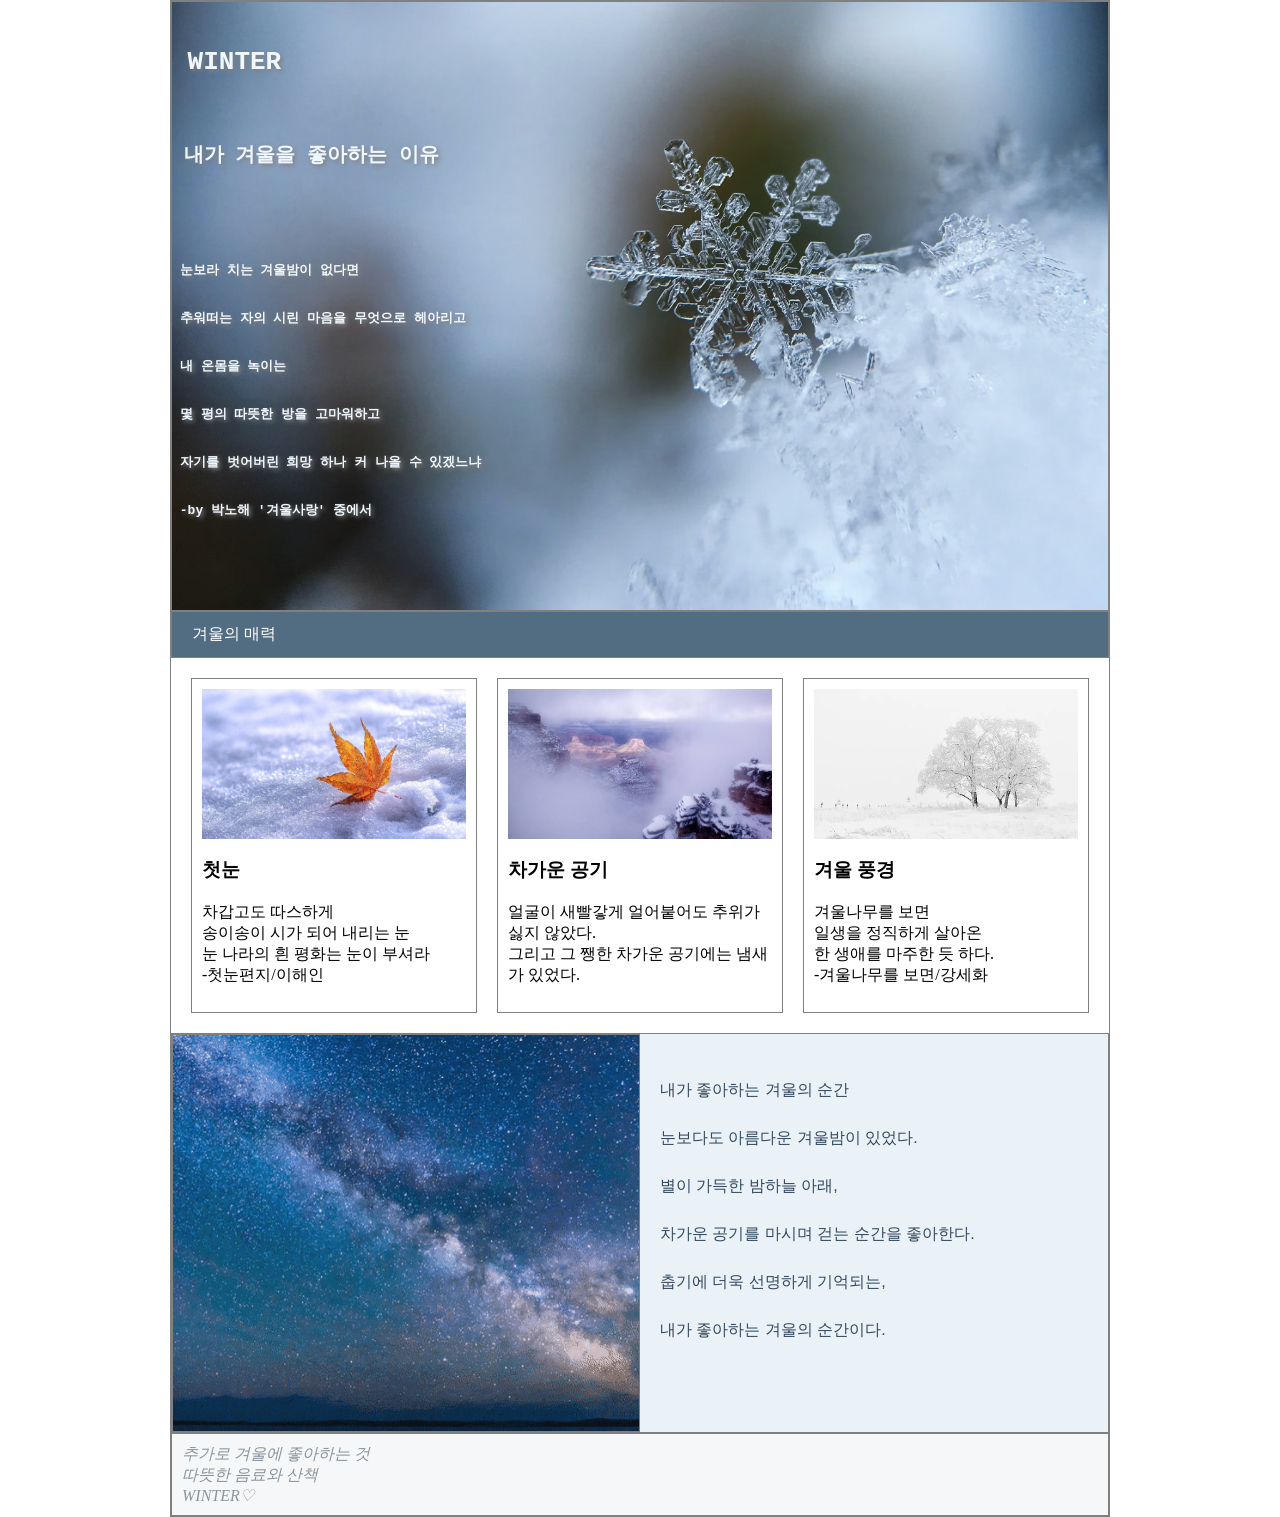
<file: index.html>
<!DOCTYPE html>
<html lang="en">
<head>
  <meta charset="UTF-8">
  <meta name="viewport" content="width=device-width, initial-scale=1.0">
  <title>이승훈</title>
  <link rel="stylesheet" href="index.css">
</head>

<body>
  <div class="wrapper">
    <header>
      <pre>
        <h1> WINTER</h1>
        <h2> 내가 겨울을 좋아하는 이유</h2>
        <h4>
          <br> 눈보라 치는 겨울밤이 없다면<br/>
          <br> 추워떠는 자의 시린 마음을 무엇으로 헤아리고<br/>
          <br> 내 온몸을 녹이는<br/>
          <br> 몇 평의 따뜻한 방을 고마워하고<br/>
          <br> 자기를 벗어버린 희망 하나 커 나올 수 있겠느냐<br/>
          <br> -by 박노해 '겨울사랑' 중에서<br/>
        </h4>
      </pre>
    </header>

    <nav>
      <div>겨울의 매력</div>
    </nav>

    <section class="charm">
      <div>
        <div class="snow-image"></div>
        <h3>첫눈</h3>
        <p>
          차갑고도 따스하게<br/>
          송이송이 시가 되어 내리는 눈<br/>
          눈 나라의 흰 평화는 눈이 부셔라<br/>
          -첫눈편지/이해인
        </p>
      </div>

      <div>
        <div class="air-image"></div>
        <h3>차가운 공기</h3>
        <p>
          얼굴이 새빨갛게 얼어붙어도 추위가 싫지 않았다.<br/>
          그리고 그 쨍한 차가운 공기에는 냄새가 있었다.
        </p>
      </div>

      <div>
        <div class="landscape-image"></div>
        <h3>겨울 풍경</h3>
        <p>
          겨울나무를 보면<br/>
          일생을 정직하게 살아온<br/>
          한 생애를 마주한 듯 하다.<br/>
          -겨울나무를 보면/강세화
        </p>
      </div>
    </section>

    <main>
      <aside></aside>
      <div>
        <br>내가 좋아하는 겨울의 순간<br/>
        <br>눈보다도 아름다운 겨울밤이 있었다.<br/>
        <br>별이 가득한 밤하늘 아래,<br/>
        <br>차가운 공기를 마시며 걷는 순간을 좋아한다.<br/>
        <br>춥기에 더욱 선명하게 기억되는,<br/>
        <br>내가 좋아하는 겨울의 순간이다.<br/>
      </div>
    </main>

    <footer>
      <div>추가로 겨울에 좋아하는 것</div>
      <div>따뜻한 음료와 산책</div>
      <div>WINTER♡</div>
    </footer>
  </div>

</body>
</html>
</file>
<file: index.css>
* {
    box-sizing: border-box;
}

body {
    margin: 0;
}

.wrapper{
  width: 940px;  
  border: 1px solid gray;
  margin: auto;  
  display: grid;
  grid-template-columns: 1fr;
  grid-template-rows: auto auto auto auto auto;
}

header {
  color: #F0F8FF;
  text-shadow: 2px 2px 4px gray;

  border: 1px solid gray;
  display: grid;
  grid-template-rows: auto auto auto;

  background-image: url("winter.avif");
  background-size: cover;
  background-position: center;
  background-repeat: no-repeat;

}

nav {
  border: 1px solid gray;
  display: grid;

  background-color: #526D82;
  color: white;
  padding: 12px 20px;
}

.charm {
  display: grid;
  grid-template-columns: 1fr 1fr 1fr;
  gap: 20px;
  padding: 20px;
}

.charm > div {
  border: 1px solid gray;
  padding: 10px;
}

.snow-image {
  height: 150px;

  background-image: url("snow-image.jpg");
  background-size: cover;
  background-position: center;
  background-repeat: no-repeat;
}

.air-image {
  height: 150px;

  background-image: url("air-image.jpg");
  background-size: cover;
  background-position: center;
  background-repeat: no-repeat;
}

.landscape-image {
  height: 150px;

  background-image: url("landscape-image.webp");
  background-size: cover;
  background-position: center;
  background-repeat: no-repeat;
}

main {
  border: 1px solid gray;
  display: grid;
  grid-template-columns: 1fr 1fr;

  height: 300pt;
}

main > aside{
  color: #F0F8FF;
  text-shadow: 2px 2px 4px gray;

  border: 1px solid gray;
  display: grid;
  grid-template-rows: auto auto auto;

  background-image: url("large-winter-night.gif");
  background-size: cover;
  background-position: center;
  background-repeat: no-repeat;
}

main > div {
  padding: 20px;

  background-color: #EAF2F8;
  color: #34495E;

  font-family: "Malgun Gothic", sans-serif;
  line-height: 1.5;
}

footer {
  border: 1px solid gray;
  display: grid;

  color: #8A949E;
  background-color: #F5F7F8;
  padding: 10px;
  font-style: italic;
}
</file>
<file: Reasons_to_Love_Winter.css>
* {
    box-sizing: border-box;
}

body {
    margin: 0;
}

.wrapper{
  width: 940px;  
  border: 1px solid gray;
  margin: auto;  
  display: grid;
  grid-template-columns: 1fr;
  grid-template-rows: auto auto auto auto auto;
}

header {
  color: #F0F8FF;
  text-shadow: 2px 2px 4px gray;

  border: 1px solid gray;
  display: grid;
  grid-template-rows: auto auto auto;

  background-image: url("winter.avif");
  background-size: cover;
  background-position: center;
  background-repeat: no-repeat;

}

nav {
  border: 1px solid gray;
  display: grid;

  background-color: #526D82;
  color: white;
  padding: 12px 20px;
}

.charm {
  display: grid;
  grid-template-columns: 1fr 1fr 1fr;
  gap: 20px;
  padding: 20px;
}

.charm > div {
  border: 1px solid gray;
  padding: 10px;
}

.snow-image {
  height: 150px;

  background-image: url("snow-image.jpg");
  background-size: cover;
  background-position: center;
  background-repeat: no-repeat;
}

.air-image {
  height: 150px;

  background-image: url("air-image.jpg");
  background-size: cover;
  background-position: center;
  background-repeat: no-repeat;
}

.landscape-image {
  height: 150px;

  background-image: url("landscape-image.webp");
  background-size: cover;
  background-position: center;
  background-repeat: no-repeat;
}

main {
  border: 1px solid gray;
  display: grid;
  grid-template-columns: 1fr 1fr;

  height: 300pt;
}

main > aside{
  color: #F0F8FF;
  text-shadow: 2px 2px 4px gray;

  border: 1px solid gray;
  display: grid;
  grid-template-rows: auto auto auto;

  background-image: url("large-winter-night.gif");
  background-size: cover;
  background-position: center;
  background-repeat: no-repeat;
}

main > div {
  padding: 20px;

  background-color: #EAF2F8;
  color: #34495E;

  font-family: "Malgun Gothic", sans-serif;
  line-height: 1.5;
}

footer {
  border: 1px solid gray;
  display: grid;

  color: #8A949E;
  background-color: #F5F7F8;
  padding: 10px;
  font-style: italic;
}
</file>
